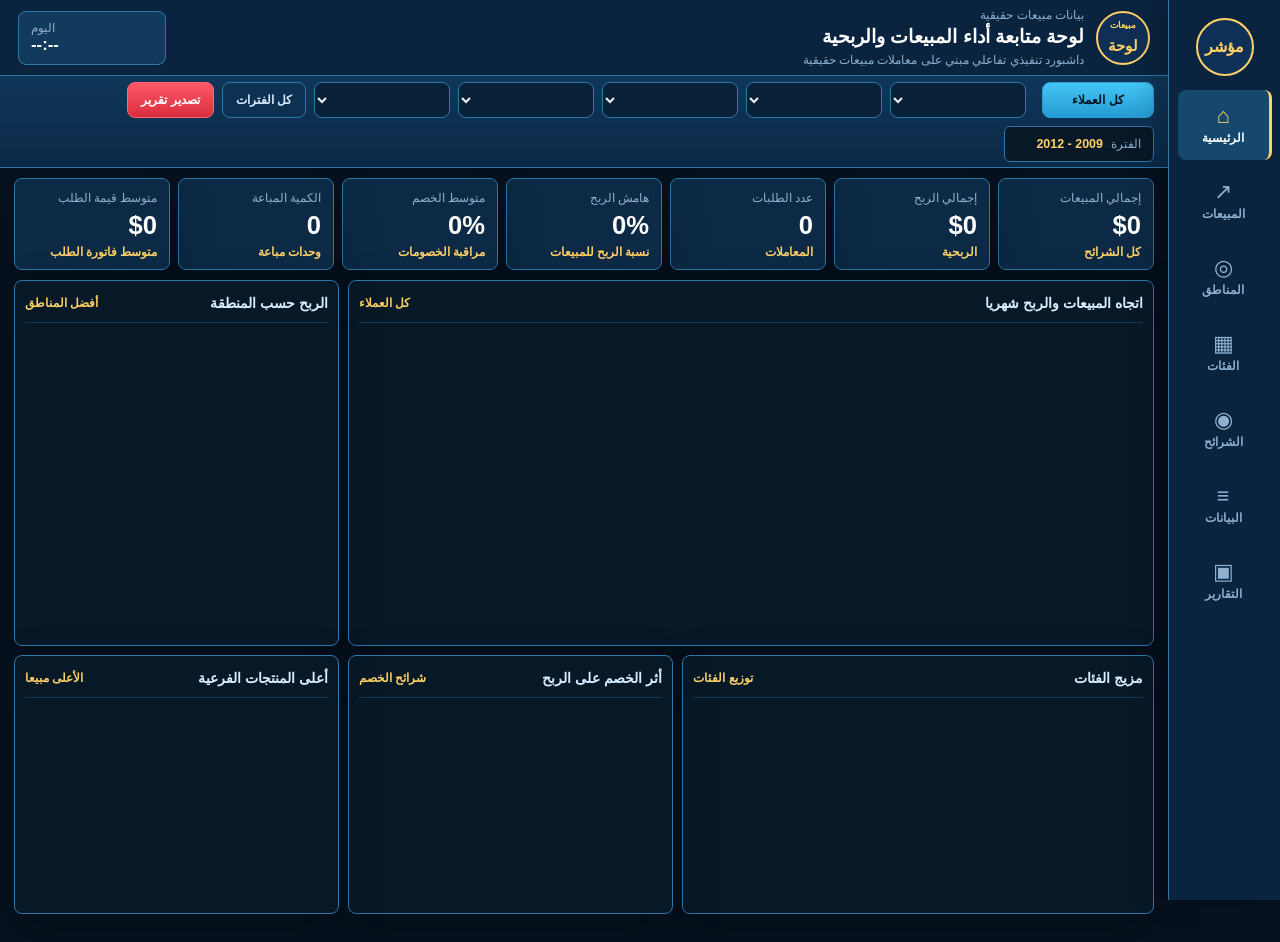
<file: index.html>
<!doctype html>
<html lang="ar" dir="rtl">
  <head>
    <meta charset="utf-8" />
    <meta name="viewport" content="width=device-width, initial-scale=1" />
    <title>داشبورد مبيعات تفاعلي</title>
    <meta http-equiv="refresh" content="0; url=web_dashboard/" />
    <style>
      body {
        min-height: 100vh;
        display: grid;
        place-items: center;
        margin: 0;
        background: #06121f;
        color: #fff;
        font-family: Tahoma, Arial, sans-serif;
      }

      a {
        color: #38bdf8;
      }
    </style>
  </head>
  <body>
    <p>جار فتح الداشبورد... <a href="web_dashboard/">اضغط هنا إذا لم يتم الفتح تلقائيا</a></p>
  </body>
</html>
</file>
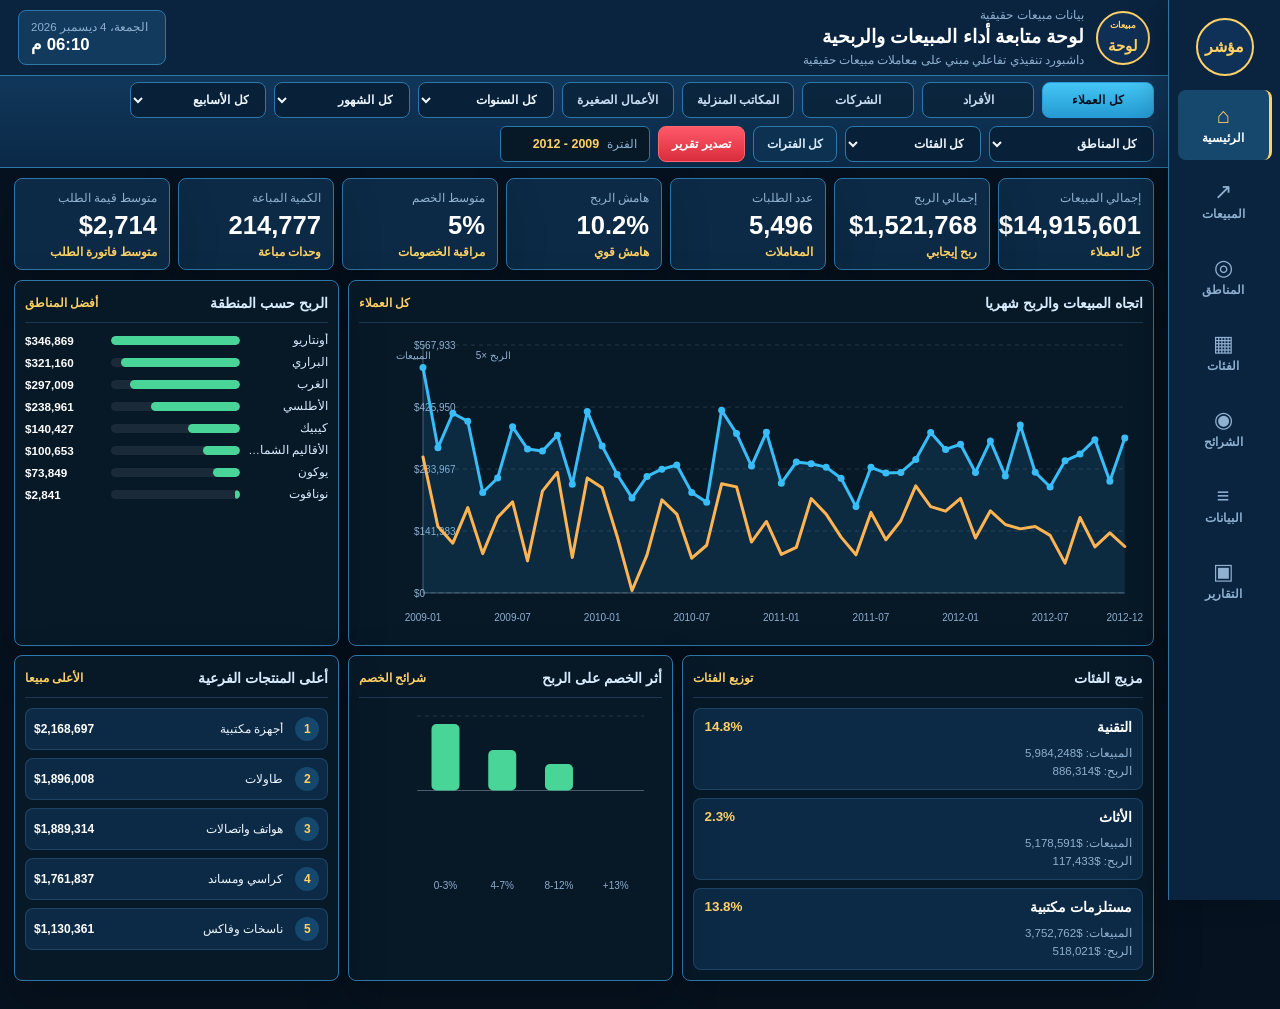
<file: web_dashboard/index.html>
<!doctype html>
<html lang="ar" dir="rtl">
  <head>
    <meta charset="utf-8" />
    <meta name="viewport" content="width=device-width, initial-scale=1" />
    <title>لوحة مبيعات تنفيذية</title>
    <link rel="stylesheet" href="styles.css" />
  </head>
  <body>
    <div class="data-error-message">تعذر تحميل بيانات نموذج المبيعات. يرجى فتح المشروع من رابط الداشبورد أو تشغيله عبر خادم محلي بسيط.</div>
    <aside class="sidebar" aria-label="التنقل">
      <div class="brand-mark">
        <span>مؤشر</span>
      </div>
      <button class="nav-item is-active" data-page="overview" type="button">
        <span class="nav-icon">⌂</span>
        <span>الرئيسية</span>
      </button>
      <button class="nav-item" data-page="sales" type="button">
        <span class="nav-icon">↗</span>
        <span>المبيعات</span>
      </button>
      <button class="nav-item" data-page="regions" type="button">
        <span class="nav-icon">◎</span>
        <span>المناطق</span>
      </button>
      <button class="nav-item" data-page="categories" type="button">
        <span class="nav-icon">▦</span>
        <span>الفئات</span>
      </button>
      <button class="nav-item" data-page="segments" type="button">
        <span class="nav-icon">◉</span>
        <span>الشرائح</span>
      </button>
      <button class="nav-item" data-page="data" type="button">
        <span class="nav-icon">≡</span>
        <span>البيانات</span>
      </button>
      <button class="nav-item" data-page="reports" type="button">
        <span class="nav-icon">▣</span>
        <span>التقارير</span>
      </button>
    </aside>

    <header class="header">
      <div class="identity">
        <div class="seal">
          <span>مبيعات</span>
          <b>لوحة</b>
        </div>
        <div>
          <p>بيانات مبيعات حقيقية</p>
          <h1>لوحة متابعة أداء المبيعات والربحية</h1>
          <small>داشبورد تنفيذي تفاعلي مبني على معاملات مبيعات حقيقية</small>
        </div>
      </div>
      <div class="clock-box">
        <span id="todayLabel">اليوم</span>
        <strong id="clockLabel">--:--</strong>
      </div>
    </header>

    <section class="filter-bar">
      <button class="filter-btn is-active" data-segment="All" type="button">كل العملاء</button>
      <div id="segmentFilters" class="segment-filters"></div>
      <select id="yearFilter" class="time-filter" aria-label="فلتر السنة"></select>
      <select id="monthFilter" class="time-filter" aria-label="فلتر الشهر"></select>
      <select id="weekFilter" class="time-filter" aria-label="فلتر الأسبوع"></select>
      <select id="regionFilter" class="time-filter" aria-label="فلتر المنطقة"></select>
      <select id="categoryFilter" class="time-filter" aria-label="فلتر الفئة"></select>
      <button id="clearFiltersBtn" class="utility-btn" type="button">كل الفترات</button>
      <button id="exportPdfBtn" class="danger-btn" type="button">تصدير تقرير</button>
      <div class="filter-status">
        <span>الفترة</span>
        <strong id="periodLabel">2009 - 2012</strong>
      </div>
    </section>

    <main class="main">
      <section class="page is-active" data-page-panel="overview">
        <section class="kpi-grid" aria-label="Main KPIs">
          <article class="kpi-card">
            <span>إجمالي المبيعات</span>
            <strong id="salesKpi">$0</strong>
            <small id="salesSub">كل الشرائح</small>
          </article>
          <article class="kpi-card">
            <span>إجمالي الربح</span>
            <strong id="profitKpi">$0</strong>
            <small id="profitSub">الربحية</small>
          </article>
          <article class="kpi-card">
            <span>عدد الطلبات</span>
            <strong id="ordersKpi">0</strong>
            <small>المعاملات</small>
          </article>
          <article class="kpi-card">
            <span>هامش الربح</span>
            <strong id="marginKpi">0%</strong>
            <small id="marginSub">نسبة الربح للمبيعات</small>
          </article>
          <article class="kpi-card">
            <span>متوسط الخصم</span>
            <strong id="discountKpi">0%</strong>
            <small>مراقبة الخصومات</small>
          </article>
          <article class="kpi-card">
            <span>الكمية المباعة</span>
            <strong id="quantityKpi">0</strong>
            <small>وحدات مباعة</small>
          </article>

          <article class="kpi-card">
            <span>متوسط قيمة الطلب</span>
            <strong id="aovKpi">$0</strong>
            <small>متوسط فاتورة الطلب</small>
          </article>
        </section>

        <section class="dashboard-grid">
          <article class="panel panel-wide">
            <header class="panel-head">
              <h2>اتجاه المبيعات والربح شهريا</h2>
              <span id="activeSegmentLabel">كل العملاء</span>
            </header>
            <svg id="trendChart" class="chart trend-chart" role="img" aria-label="رسم اتجاه المبيعات والربح شهريا"></svg>
          </article>

          <article class="panel">
            <header class="panel-head">
              <h2>الربح حسب المنطقة</h2>
              <span>أفضل المناطق</span>
            </header>
            <div id="regionBars" class="metric-bars"></div>
          </article>

          <article class="panel">
            <header class="panel-head">
              <h2>مزيج الفئات</h2>
              <span>توزيع الفئات</span>
            </header>
            <div id="categoryCards" class="category-cards"></div>
          </article>

          <article class="panel">
            <header class="panel-head">
              <h2>أثر الخصم على الربح</h2>
              <span>شرائح الخصم</span>
            </header>
            <svg id="discountChart" class="chart small-chart" role="img" aria-label="Discount profit chart"></svg>
          </article>

          <article class="panel">
            <header class="panel-head">
              <h2>أعلى المنتجات الفرعية</h2>
              <span>الأعلى مبيعا</span>
            </header>
            <ol id="topSubcategories" class="rank-list"></ol>
          </article>
        </section>
      </section>

      <section class="page" data-page-panel="sales">
        <div class="page-title">
          <h2>تحليل المبيعات</h2>
          <p>مؤشرات شهرية تساعد العميل على رؤية النمو، التذبذب، ومواسم القوة.</p>
        </div>
        <article class="panel panel-full">
          <svg id="salesPageChart" class="chart page-chart" role="img" aria-label="رسم تحليل المبيعات"></svg>
        </article>
      </section>

      <section class="page" data-page-panel="regions">
        <div class="page-title">
          <h2>أداء المناطق</h2>
          <p>مقارنة المبيعات والربح لتحديد المناطق الأعلى قيمة والأكثر احتياجا للتحسين.</p>
        </div>
        <div id="regionTable" class="table-panel"></div>
      </section>

      <section class="page" data-page-panel="categories">
        <div class="page-title">
          <h2>أداء الفئات</h2>
          <p>تحليل الربحية حسب فئات المنتجات الرئيسية.</p>
        </div>
        <div id="categoryTable" class="table-panel"></div>
      </section>

      <section class="page" data-page-panel="segments">
        <div class="page-title">
          <h2>شرائح العملاء</h2>
          <p>اختيار أي شريحة من الفلاتر يغير كل الأرقام والرسوم فوريا.</p>
        </div>
        <div id="segmentCards" class="segment-grid"></div>
      </section>

      <section class="page" data-page-panel="data">
        <div class="page-title">
          <h2>مصدر البيانات</h2>
          <p>الداشبورد مبني على بيانات مبيعات تجزئة حقيقية موجودة داخل مشروع المبيعات.</p>
        </div>
        <article class="panel panel-full data-note">
          <h3>نموذج معرض أعمال</h3>
          <p>هذا النموذج مناسب لطلبات العملاء التي تطلب داشبورد احترافي يعرض المبيعات، الأرباح، المناطق، الفئات، والشرائح. يمكن تحويل نفس التصميم إلى ملف جداول أو لوحة مؤشرات أعمال أو تسليمه كصفحة ويب مستقلة.</p>
          <div class="source-grid">
            <span>مصدر البيانات</span><b>بيانات مبيعات تجزئة حقيقية</b>
            <span>عدد الصفوف</span><b>8,399 معاملة</b>
            <span>الفترة</span><b>2009 - 2012</b>
            <span>الاستخدام</span><b>داشبورد أداء المبيعات</b>
          </div>
        </article>
      </section>

      <section class="page" data-page-panel="reports">
        <div class="reports-toolbar">
          <h2>التقارير</h2>
          <div>
            <button id="reportPdfBtn" class="danger-btn" type="button">تصدير تقرير</button>
          </div>
        </div>
        <section class="report-grid">
          <article class="report-card">
            <div class="report-icon blue">▣</div>
            <h3>تقرير شهري شامل</h3>
            <p>يشمل جميع المؤشرات مع أفضل المناطق والفئات والشرائح.</p>
            <span class="report-status ready">جاهز</span>
            <button class="link-action" data-report="monthly" type="button">اضغط للعرض ←</button>
          </article>
          <article class="report-card">
            <div class="report-icon gold">▤</div>
            <h3>تقرير أسبوعي</h3>
            <p>ملخص الأسبوع المحدد أو كل الأسابيع عند عدم الاختيار.</p>
            <span class="report-status weekly">أسبوعي</span>
            <button class="link-action" data-report="weekly" type="button">اضغط للعرض ←</button>
          </article>
          <article class="report-card">
            <div class="report-icon green">▥</div>
            <h3>مقارنة المناطق</h3>
            <p>مقارنة الأداء بين المناطق حسب المبيعات والربح والهامش.</p>
            <span class="report-status analysis">تحليلي</span>
            <button class="link-action" data-report="regions" type="button">اضغط للعرض ←</button>
          </article>
        </section>
        <article id="reportPreview" class="report-preview"></article>
      </section>
    </main>

    <div id="chartTooltip" class="chart-tooltip" role="status" aria-live="polite"></div>
    <script src="data/sales_transactions.js"></script>
    <script src="app.js"></script>
  </body>
</html>
</file>
<file: web_dashboard/styles.css>
:root {
  color-scheme: dark;
  --sidebar: 112px;
  --header: 76px;
  --filters: 92px;
  --bg: #06121f;
  --navy: #0a2440;
  --navy-2: #113a5c;
  --navy-3: #071827;
  --panel: #0c2a45;
  --panel-2: #16486d;
  --line: #2d78a8;
  --line-soft: rgba(76, 139, 194, 0.28);
  --text: #edf6ff;
  --muted: #8fb0d0;
  --gold: #ffd166;
  --blue: #38bdf8;
  --green: #48d597;
  --red: #ff5d6c;
  --orange: #ffb454;
  --shadow: 0 18px 48px rgba(0, 0, 0, 0.22);
  --accent: #2d9cdb;
}

* {
  box-sizing: border-box;
}

html {
  scroll-behavior: smooth;
}

body {
  margin: 0;
  min-height: 100vh;
  overflow-x: hidden;
  background: var(--bg);
  color: var(--text);
  font-family: "Segoe UI", Tahoma, Arial, sans-serif;
}

.data-error-message {
  display: none;
  position: fixed;
  top: 18px;
  left: 18px;
  z-index: 1000;
  max-width: 420px;
  padding: 14px 16px;
  border: 1px solid #ffb454;
  border-radius: 10px;
  background: #2b1d05;
  color: #ffe0a3;
  box-shadow: var(--shadow);
}

.data-error .data-error-message {
  display: block;
}

button {
  font: inherit;
}

.sidebar {
  position: fixed;
  inset: 0 0 0 auto;
  width: var(--sidebar);
  z-index: 20;
  display: flex;
  flex-direction: column;
  align-items: center;
  gap: 6px;
  padding: 18px 9px;
  background: var(--navy);
  border-left: 1px solid var(--line);
  box-shadow: -12px 0 28px rgba(0, 0, 0, 0.18);
}

.brand-mark {
  width: 58px;
  height: 58px;
  display: grid;
  place-items: center;
  margin-bottom: 8px;
  border: 2px solid var(--gold);
  border-radius: 50%;
  background: #0f3158;
  color: var(--gold);
  font-weight: 800;
  line-height: 1;
}

.brand-mark span {
  display: block;
  font-size: 1rem;
}

.nav-item {
  width: 94px;
  min-height: 70px;
  display: flex;
  flex-direction: column;
  align-items: center;
  justify-content: center;
  gap: 4px;
  border: 0;
  border-right: 3px solid transparent;
  border-radius: 8px;
  background: transparent;
  color: var(--muted);
  cursor: pointer;
  text-align: center;
  transition: background 170ms ease, color 170ms ease, border-color 170ms ease;
}

.nav-item:hover,
.nav-item.is-active {
  background: var(--panel-2);
  color: #fff;
  border-right-color: var(--gold);
}

.nav-item.is-active .nav-icon {
  color: var(--gold);
}

.nav-icon {
  font-size: 1.35rem;
  line-height: 1;
}

.nav-item span:last-child {
  font-size: 0.72rem;
  font-weight: 700;
}

.header {
  position: fixed;
  top: 0;
  right: var(--sidebar);
  left: 0;
  height: var(--header);
  z-index: 15;
  display: flex;
  align-items: center;
  justify-content: space-between;
  gap: 18px;
  padding: 0 18px;
  background: var(--navy);
  border-bottom: 1px solid var(--line);
}

.identity {
  display: flex;
  align-items: center;
  gap: 12px;
}

.seal {
  width: 54px;
  height: 54px;
  display: grid;
  place-items: center;
  border: 2px solid var(--gold);
  border-radius: 50%;
  background: #102f54;
  color: var(--gold);
  text-align: center;
}

.seal span {
  display: block;
  font-size: 0.54rem;
  font-weight: 800;
}

.seal b {
  display: block;
  margin-top: -9px;
  font-size: 0.95rem;
}

.identity p,
.identity small {
  margin: 0;
  color: var(--muted);
  font-size: 0.75rem;
}

.identity h1 {
  margin: 3px 0 2px;
  color: #fff;
  font-size: 1.18rem;
}

.clock-box {
  min-width: 148px;
  padding: 9px 12px;
  border: 1px solid var(--line);
  border-radius: 8px;
  background: var(--navy-2);
  text-align: left;
}

.clock-box span {
  display: block;
  color: var(--muted);
  font-size: 0.72rem;
}

.clock-box strong {
  display: block;
  color: #fff;
  font-size: 1.05rem;
}

.filter-bar {
  position: fixed;
  top: var(--header);
  right: var(--sidebar);
  left: 0;
  height: var(--filters);
  z-index: 14;
  display: flex;
  align-items: center;
  gap: 8px;
  flex-wrap: wrap;
  align-content: center;
  padding: 9px 14px;
  background: linear-gradient(180deg, #10375a 0%, #0b2947 100%);
  border-bottom: 1px solid var(--line);
}

.segment-filters {
  display: flex;
  align-items: center;
  gap: 8px;
  flex-wrap: wrap;
}

.filter-btn {
  min-width: 112px;
  height: 36px;
  padding: 0 14px;
  border: 1px solid var(--line);
  border-radius: 8px;
  background: rgba(7, 24, 39, 0.54);
  color: #c9def2;
  cursor: pointer;
  font-size: 0.76rem;
  font-weight: 700;
}

.filter-btn:hover,
.filter-btn.is-active {
  border-color: var(--accent);
  background: linear-gradient(180deg, #44c6f5, #259bd3);
  color: #04111e;
}

.filter-status {
  margin-right: 0;
  margin-left: auto;
  display: flex;
  align-items: center;
  gap: 8px;
  min-width: 150px;
  height: 36px;
  padding: 0 12px;
  border: 1px solid var(--line);
  border-radius: 6px;
  background: #071827;
}

.filter-status span {
  color: var(--muted);
  font-size: 0.72rem;
}

.filter-status strong {
  color: var(--gold);
  font-size: 0.78rem;
  white-space: nowrap;
}

.filter-bar > .filter-btn[data-segment="All"],
.segment-filters {
  order: 1;
}

.time-filter,
#clearFiltersBtn,
.import-btn,
.danger-btn,
.filter-status {
  order: 2;
}

.time-filter {
  height: 36px;
  min-width: 136px;
  padding: 0 12px;
  border: 1px solid var(--line);
  border-radius: 8px;
  background: #082138;
  color: var(--text);
  font: inherit;
  font-size: 0.76rem;
  font-weight: 700;
}

.utility-btn,
.danger-btn {
  height: 36px;
  display: inline-flex;
  align-items: center;
  justify-content: center;
  gap: 6px;
  padding: 0 13px;
  border: 1px solid var(--line);
  border-radius: 8px;
  background: #0d3150;
  color: #d9ecff;
  cursor: pointer;
  font-size: 0.76rem;
  font-weight: 800;
  text-decoration: none;
}

.utility-btn:hover {
  border-color: var(--blue);
  color: #fff;
}

.danger-btn {
  border-color: #ff6773;
  background: linear-gradient(180deg, #ff5969, #d92d3d);
  color: #fff;
}

.danger-btn:hover {
  background: #ea4144;
}

.import-btn {
  position: relative;
  overflow: hidden;
}

.import-btn input {
  position: absolute;
  inset: 0;
  opacity: 0;
  cursor: pointer;
}

.main {
  margin-right: var(--sidebar);
  padding: calc(var(--header) + var(--filters) + 10px) 14px 28px;
}

.page {
  display: none;
}

.page.is-active {
  display: block;
}

.kpi-grid {
  display: grid;
  grid-template-columns: repeat(7, minmax(0, 1fr));
  gap: 8px;
  margin-bottom: 10px;
}

.kpi-card {
  min-height: 92px;
  padding: 12px 12px 10px;
  border: 1px solid var(--line);
  border-radius: 8px;
  background: var(--panel);
  box-shadow: var(--shadow);
}

.kpi-card span,
.kpi-card small {
  display: block;
  color: var(--muted);
  font-size: 0.72rem;
}

.kpi-card strong {
  display: block;
  margin: 8px 0 6px;
  color: #fff;
  font-size: clamp(1.18rem, 2vw, 1.65rem);
  line-height: 1;
}

.kpi-card small {
  color: var(--gold);
  font-weight: 700;
}

.dashboard-grid {
  display: grid;
  grid-template-columns: 1.45fr 1fr 1fr;
  gap: 9px;
}

.panel {
  min-height: 240px;
  padding: 10px;
  border: 1px solid var(--line);
  border-radius: 8px;
  background: var(--navy-3);
  box-shadow: var(--shadow);
}

.panel-wide {
  grid-column: span 2;
}

.panel-full {
  min-height: 520px;
}

.panel-head {
  display: flex;
  align-items: center;
  justify-content: space-between;
  gap: 12px;
  min-height: 32px;
  padding: 0 0 8px;
  border-bottom: 1px solid var(--line-soft);
}

.panel-head h2 {
  margin: 0;
  color: #d8ecff;
  font-size: 0.9rem;
}

.panel-head span {
  color: var(--gold);
  font-size: 0.72rem;
  font-weight: 800;
}

.chart {
  width: 100%;
  display: block;
}

.trend-chart {
  height: 312px;
}

.small-chart {
  height: 205px;
}

.page-chart {
  height: 500px;
}

.grid-line {
  stroke: rgba(216, 236, 255, 0.15);
  stroke-dasharray: 4 4;
}

.axis {
  stroke: rgba(216, 236, 255, 0.32);
}

.chart-label {
  fill: var(--muted);
  font-size: 10px;
}

.line-sales,
.line-profit {
  fill: none;
  stroke-width: 3;
  stroke-linecap: round;
  stroke-linejoin: round;
}

.line-sales {
  stroke: var(--blue);
}

.line-profit {
  stroke: var(--orange);
}

.area-sales {
  fill: rgba(45, 156, 219, 0.14);
}

.metric-bars {
  display: grid;
  gap: 8px;
  padding-top: 10px;
}

.bar-row {
  display: grid;
  grid-template-columns: minmax(80px, 1fr) 2fr minmax(78px, auto);
  align-items: center;
  gap: 8px;
  color: var(--text);
  font-size: 0.73rem;
}

.bar-row label {
  overflow: hidden;
  color: #d8ecff;
  text-overflow: ellipsis;
  white-space: nowrap;
}

.bar-track {
  height: 9px;
  overflow: hidden;
  border-radius: 999px;
  background: rgba(255, 255, 255, 0.08);
}

.bar-fill {
  display: block;
  height: 100%;
  border-radius: inherit;
  background: var(--bar-color, var(--accent));
}

.bar-row strong {
  color: #fff;
  text-align: left;
}

.category-cards,
.segment-grid {
  display: grid;
  gap: 8px;
  padding-top: 10px;
}

.category-card,
.segment-card {
  padding: 10px;
  border: 1px solid var(--line-soft);
  border-radius: 8px;
  background: var(--panel);
}

.category-card header,
.segment-card header {
  display: flex;
  justify-content: space-between;
  gap: 12px;
  margin-bottom: 8px;
}

.category-card h3,
.segment-card h3 {
  margin: 0;
  color: #fff;
  font-size: 0.86rem;
}

.category-card span,
.segment-card span {
  color: var(--muted);
  font-size: 0.72rem;
}

.category-card b,
.segment-card b {
  color: var(--gold);
  font-size: 0.84rem;
}

.rank-list {
  display: grid;
  gap: 8px;
  margin: 10px 0 0;
  padding: 0;
  list-style: none;
}

.rank-list li {
  display: grid;
  grid-template-columns: 28px 1fr auto;
  align-items: center;
  gap: 8px;
  padding: 8px;
  border: 1px solid var(--line-soft);
  border-radius: 8px;
  background: var(--panel);
  font-size: 0.75rem;
}

.rank-list b {
  display: grid;
  place-items: center;
  width: 24px;
  height: 24px;
  border-radius: 50%;
  background: var(--panel-2);
  color: var(--gold);
}

.rank-list span {
  overflow: hidden;
  text-overflow: ellipsis;
  white-space: nowrap;
}

.rank-list strong {
  color: #fff;
}

.page-title {
  display: flex;
  align-items: center;
  justify-content: space-between;
  gap: 16px;
  margin-bottom: 10px;
  padding: 12px 14px;
  border: 1px solid var(--line);
  border-radius: 8px;
  background: var(--navy-2);
}

.page-title h2 {
  margin: 0;
  color: #fff;
  font-size: 1.1rem;
}

.page-title p {
  margin: 0;
  color: var(--muted);
  font-size: 0.82rem;
}

.table-panel {
  overflow: hidden;
  border: 1px solid var(--line);
  border-radius: 8px;
  background: var(--navy-3);
}

.data-table {
  width: 100%;
  border-collapse: collapse;
  font-size: 0.82rem;
}

.data-table th {
  padding: 10px;
  background: var(--navy);
  color: var(--muted);
  text-align: right;
}

.data-table td {
  padding: 9px 10px;
  border-top: 1px solid var(--line-soft);
  color: var(--text);
}

.data-table tr:hover td {
  background: rgba(45, 156, 219, 0.08);
}

.signal {
  display: inline-flex;
  align-items: center;
  min-width: 72px;
  justify-content: center;
  padding: 3px 8px;
  border-radius: 5px;
  background: rgba(54, 194, 117, 0.16);
  color: #7cf1a9;
  font-weight: 800;
}

.signal.warning {
  background: rgba(242, 157, 56, 0.16);
  color: #ffc371;
}

.signal.risk {
  background: rgba(240, 93, 94, 0.16);
  color: #ff9393;
}

.data-note h3 {
  margin: 0 0 8px;
  color: #fff;
}

.data-note p {
  max-width: 860px;
  margin: 0 0 18px;
  color: var(--muted);
  line-height: 1.75;
}

.source-grid {
  display: grid;
  grid-template-columns: 160px 1fr;
  max-width: 760px;
  overflow: hidden;
  border: 1px solid var(--line);
  border-radius: 8px;
}

.source-grid span,
.source-grid b {
  padding: 12px;
  border-top: 1px solid var(--line-soft);
}

.source-grid span:nth-child(1),
.source-grid b:nth-child(2) {
  border-top: 0;
}

.source-grid span {
  background: var(--navy);
  color: var(--muted);
}

.source-grid b {
  color: #fff;
}

.reports-toolbar {
  display: flex;
  align-items: center;
  justify-content: space-between;
  gap: 16px;
  min-height: 64px;
  margin-bottom: 12px;
  padding: 0 16px;
  border-bottom: 1px solid var(--line);
  background: var(--navy);
}

.reports-toolbar h2 {
  margin: 0;
  color: #fff;
  font-size: 1.28rem;
}

.reports-toolbar > div {
  display: flex;
  gap: 8px;
}

.report-grid {
  display: grid;
  grid-template-columns: repeat(3, minmax(0, 1fr));
  gap: 14px;
  margin-bottom: 14px;
}

.report-card {
  min-height: 126px;
  padding: 15px;
  border: 1px solid var(--line);
  border-radius: 10px;
  background: var(--panel);
}

.report-card h3 {
  margin: 0 0 8px;
  color: #fff;
  font-size: 1rem;
}

.report-card p {
  min-height: 38px;
  margin: 0 0 12px;
  color: var(--muted);
  font-size: 0.83rem;
  line-height: 1.55;
}

.report-icon {
  float: left;
  width: 26px;
  height: 26px;
  display: grid;
  place-items: center;
  border-radius: 6px;
  font-weight: 900;
}

.report-icon.blue {
  color: #58b8ff;
}

.report-icon.gold {
  color: var(--gold);
}

.report-icon.green {
  color: var(--green);
}

.report-status {
  display: inline-flex;
  align-items: center;
  height: 22px;
  padding: 0 8px;
  border-radius: 5px;
  font-size: 0.72rem;
  font-weight: 900;
}

.report-status.ready {
  background: rgba(54, 194, 117, 0.18);
  color: #84f4b3;
}

.report-status.weekly {
  background: rgba(45, 156, 219, 0.16);
  color: #9ed8ff;
}

.report-status.analysis {
  background: rgba(244, 211, 94, 0.16);
  color: var(--gold);
}

.link-action {
  margin-right: 10px;
  border: 0;
  background: transparent;
  color: var(--gold);
  cursor: pointer;
  font-size: 0.82rem;
  font-weight: 900;
}

.report-preview {
  min-height: 360px;
  padding: 18px;
  border: 1px solid var(--line);
  border-radius: 10px;
  background: #fff;
  color: #071a2f;
  direction: rtl;
}

.report-preview h2,
.report-preview h3 {
  margin: 0 0 10px;
  color: #0b2447;
}

.report-preview p {
  color: #35536f;
  line-height: 1.7;
}

.report-preview table {
  width: 100%;
  margin-top: 12px;
  border-collapse: collapse;
  font-size: 0.86rem;
}

.report-preview th {
  background: #0b2447;
  color: #fff;
}

.report-preview th,
.report-preview td {
  padding: 9px;
  border: 1px solid #d6e0ea;
  text-align: right;
}

.report-preview .summary-band {
  display: grid;
  grid-template-columns: repeat(4, 1fr);
  gap: 10px;
  margin: 14px 0;
}

.report-preview .summary-band div {
  padding: 12px;
  border-radius: 8px;
  background: #eef5fb;
}

.report-preview .summary-band span {
  display: block;
  color: #58708a;
  font-size: 0.8rem;
}

.report-preview .summary-band b {
  display: block;
  margin-top: 5px;
  color: #0b2447;
  font-size: 1.12rem;
}

.is-reacting {
  animation: pulse 420ms ease;
}

@keyframes pulse {
  0% {
    transform: translateY(0);
  }
  40% {
    transform: translateY(-2px);
  }
  100% {
    transform: translateY(0);
  }
}

.chart-tooltip {
  position: fixed;
  z-index: 60;
  pointer-events: none;
  max-width: 250px;
  padding: 8px 10px;
  border: 1px solid var(--line);
  border-radius: 8px;
  background: rgba(7, 24, 39, 0.96);
  color: var(--text);
  font-size: 0.74rem;
  line-height: 1.55;
  white-space: pre-line;
  box-shadow: var(--shadow);
  opacity: 0;
  transition: opacity 120ms ease;
}

.chart-tooltip.is-visible {
  opacity: 1;
}

.dot {
  cursor: pointer;
  fill: var(--blue);
  transition: r 120ms ease;
}

.dot:hover {
  r: 6;
}

@media (max-width: 1100px) {
  :root {
    --sidebar: 86px;
  }

  .nav-item {
    width: 72px;
  }

  .kpi-grid {
    grid-template-columns: repeat(3, minmax(0, 1fr));
  }

  .dashboard-grid {
    grid-template-columns: 1fr;
  }

  .panel-wide {
    grid-column: auto;
  }
}

@media (max-width: 760px) {
  :root {
    --sidebar: 0px;
    --header: 108px;
    --filters: 86px;
  }

  .sidebar {
    position: fixed;
    inset: auto 0 0 0;
    width: auto;
    height: 72px;
    flex-direction: row;
    justify-content: space-around;
    padding: 6px;
    border-left: 0;
    border-top: 1px solid var(--line);
  }

  .brand-mark {
    display: none;
  }

  .nav-item {
    width: 58px;
    min-height: 56px;
  }

  .nav-item span:last-child {
    font-size: 0.62rem;
  }

  .header {
    right: 0;
    height: var(--header);
    align-items: flex-start;
    flex-direction: column;
    padding: 12px;
  }

  .clock-box {
    display: none;
  }

  .filter-bar {
    right: 0;
    flex-wrap: wrap;
    align-content: center;
    height: var(--filters);
  }

  .main {
    margin-right: 0;
    padding: calc(var(--header) + var(--filters) + 10px) 10px 92px;
  }

  .kpi-grid {
    grid-template-columns: repeat(2, minmax(0, 1fr));
  }

  .page-title {
    align-items: flex-start;
    flex-direction: column;
  }

  .bar-row {
    grid-template-columns: 88px 1fr;
  }

  .bar-row strong {
    grid-column: 2;
  }

  .report-grid {
    grid-template-columns: 1fr;
  }
}

@media print {
  body {
    background: #fff;
  }

  .sidebar,
  .header,
  .filter-bar,
  .reports-toolbar,
  .report-grid {
    display: none !important;
  }

  .main {
    margin: 0;
    padding: 0;
  }

  .page {
    display: none !important;
  }

  .page[data-page-panel="reports"] {
    display: block !important;
  }

  .report-preview {
    min-height: auto;
    border: 0;
    border-radius: 0;
  }
}
</file>
